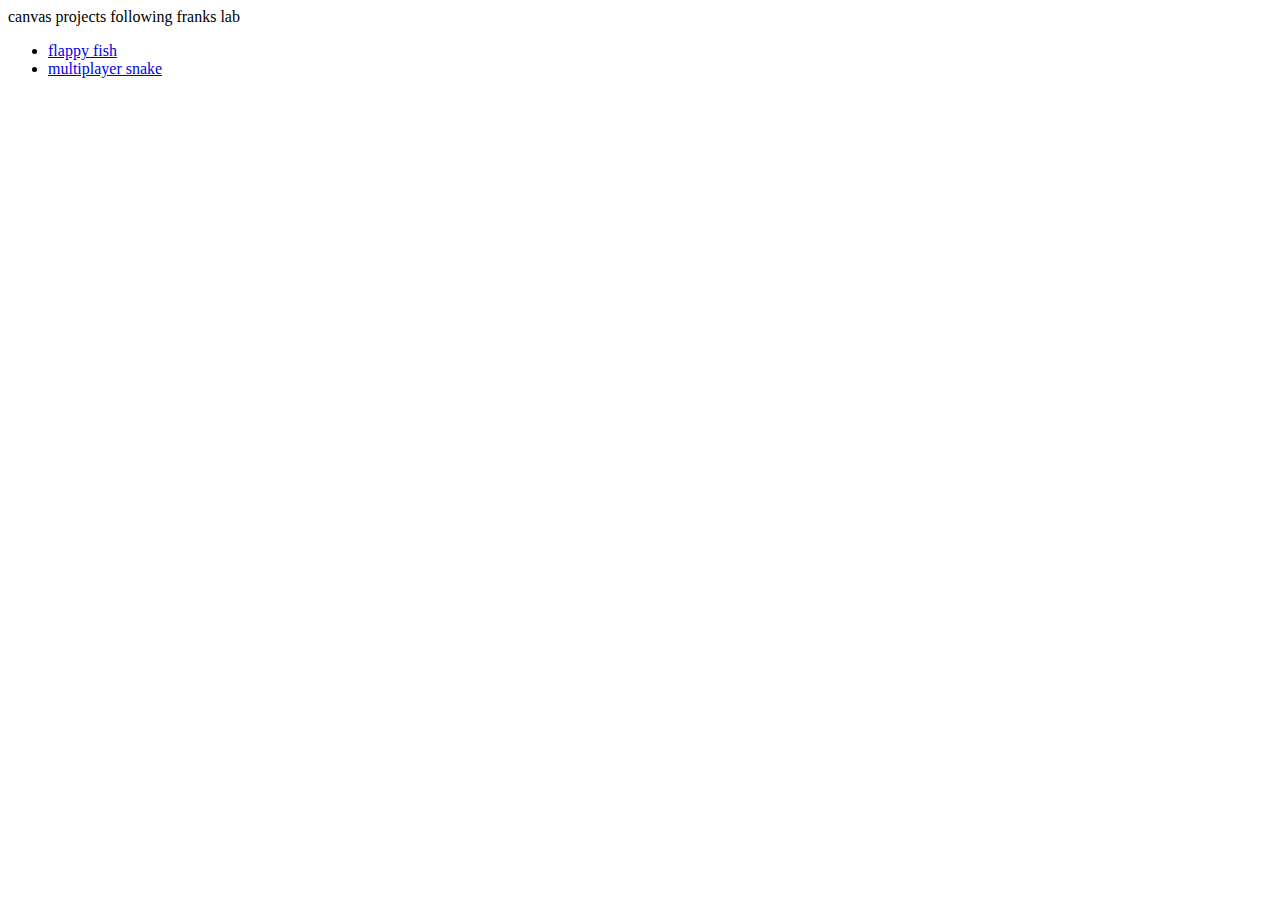
<file: index.html>
<!DOCTYPE html>
<html lang="en">
  <head>
    <meta charset="UTF-8" />
    <meta name="viewport" content="width=device-width, initial-scale=1.0" />
    <title>Document</title>
  </head>
  <body>
    canvas projects following franks lab
    <ul>
      <li>
        <a href="./project_1/">flappy fish</a>
      </li>
      <li>
        <a href="./project_2/">multiplayer snake</a>
      </li>
    </ul>
  </body>
</html>
</file>
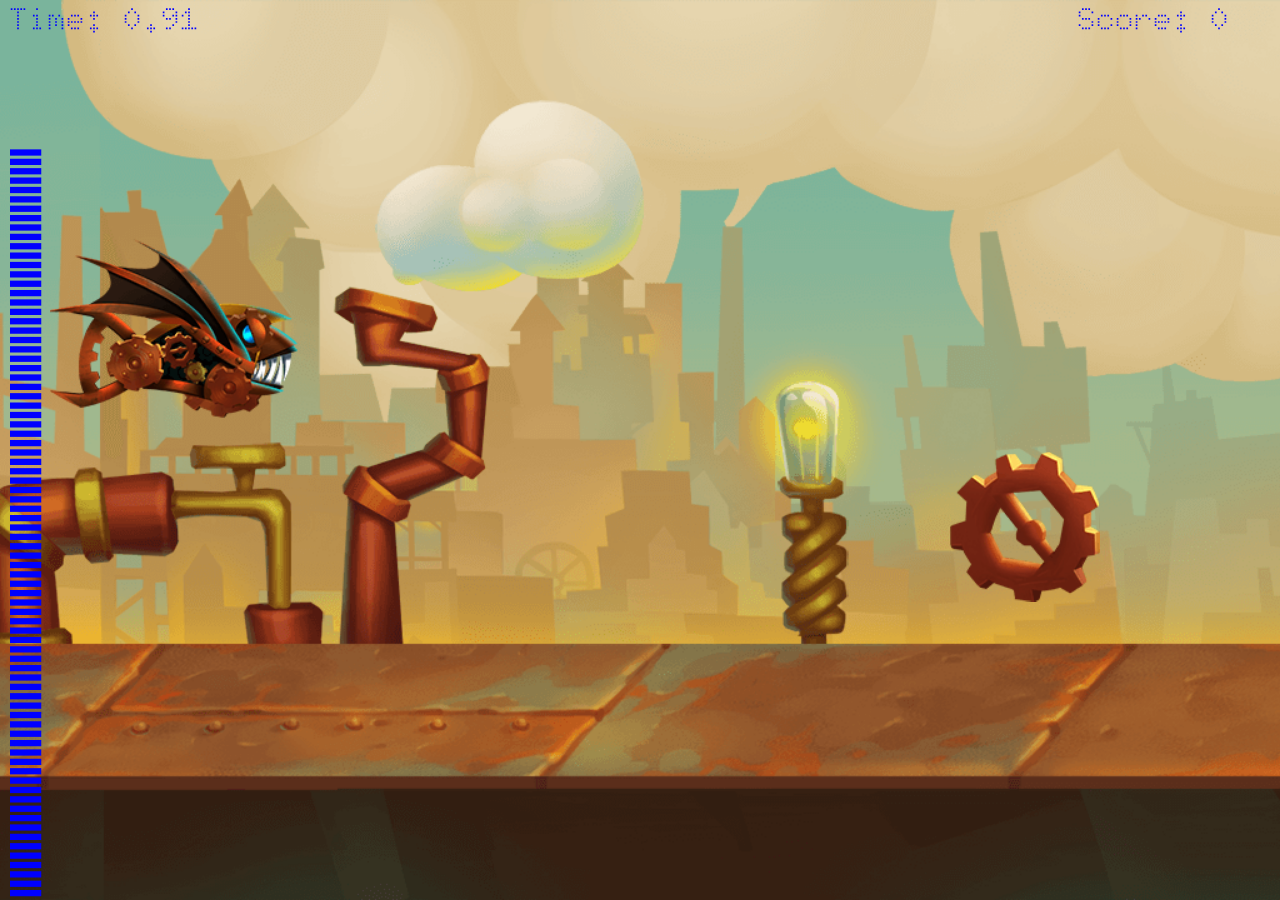
<file: project_1/index.html>
<!DOCTYPE html>
<html lang="en">
<head>
    <meta charset="UTF-8">
    <meta name="viewport" content="width=device-width, initial-scale=1.0">
    <title>Game</title>
    <link rel="preconnect" href="https://fonts.googleapis.com">
    <link rel="preconnect" href="https://fonts.gstatic.com" crossorigin>
    <link href="https://fonts.googleapis.com/css2?family=Doto:wght@100..900&display=swap" rel="stylesheet">
    <link rel="stylesheet" href="style.css">
</head>
<body>
    <canvas id="canvas1" tabindex="1"> </canvas>
    <div class="assets">
        <img id="background" src="assets/images/background_single.png">
        <img id="background2" src="assets/images/background_single2.png">
        <img id="obstacles" src="assets/images/smallGears.png">
        <img id="player" src="assets/images/player_fish.png">
        <audio id="charge" src="assets/sounds/charge.mp3"></audio>
        <audio id="flap1" src="assets/sounds/flap1.mp3"></audio>
        <audio id="flap2" src="assets/sounds/flap2.mp3"></audio>
        <audio id="flap3" src="assets/sounds/flap3.mp3"></audio>
        <audio id="flap4" src="assets/sounds/flap4.mp3"></audio>
        <audio id="flap5" src="assets/sounds/flap5.mp3"></audio>
        <audio id="lose" src="assets/sounds/lose.mp3"></audio>
        <audio id="win" src="assets/sounds/win.mp3"></audio>

    </div>
    <script src="assets/scripts/main.js" type="module"></script>
</body>
</html>
</file>
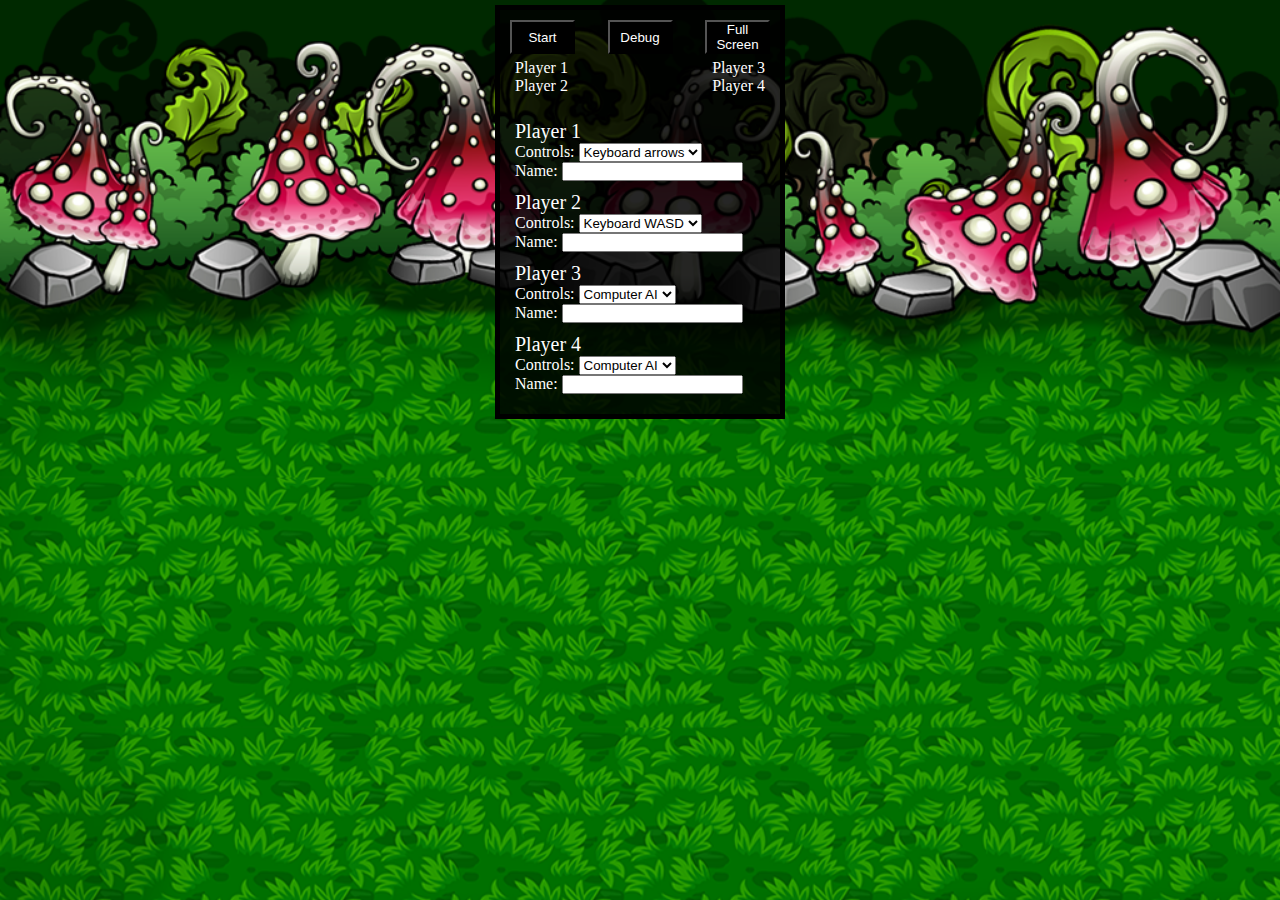
<file: project_2/index.html>
<!DOCTYPE html>
<html lang="en">
<head>
    <meta charset="UTF-8">
    <meta name="viewport" content="width=device-width, initial-scale=1.0">
    <title>Document</title>
    <link rel="stylesheet" href="style.css">
</head>
<body>
    <canvas id="canvas1"></canvas>

    <div id="gameOverScreen"></div>

    <div id="controls">
        <div id="buttons">
            <button id="startButton">Start</button>
            <button id="debugButton">Debug</button>
            <button id="fullScreenButton">Full Screen</button>
        </div>
        <div id="scoreScreen">
            <div class="left">
                <p id="scoreBoard1">Player 1 </p>
                <p id="scoreBoard2">Player 2 </p>
            </div>
            <div class="right">
                <p id="scoreBoard3">Player 3 </p>
                <p id="scoreBoard4">Player 4 </p>
            </div>
        </div>
        <div id="gameMenu">
            <div id="playerChoice">
                <div class="player1">
                    <p class="playerLabel">Player 1</p>
                    <label for="player1controls"> Controls: </label>
                    <select name="player1controls" id="player1controls">
                        <option value="arrows">
                            Keyboard arrows
                        </option>
                        <option value="ai">Computer AI</option>
                    </select>
                    <div>
                        <label for="player1name">Name:</label>
                        <input type="text" id="player1name">
                    </div>

                </div>
                <div class="player2">
                    <p class="playerLabel">Player 2</p>
                    <label for="player2controls"> Controls: </label>
                    <select name="player2controls" id="player2controls">
                        <option value="arrows">
                            Keyboard WASD
                        </option>
                        <option value="ai">Computer AI</option>
                    </select>
                    <div>
                        <label for="player2name">Name:</label>
                        <input type="text" id="player2name">
                    </div>
                </div>
                <div class="player3">
                    <p class="playerLabel">Player 3</p>
                    <label for="player3controls"> Controls: </label>
                    <select name="player3controls" id="player3controls">
                        <option value="ai">Computer AI</option>
                    </select>
                    <div>
                        <label for="player3name">Name:</label>
                        <input type="text" id="player3name">
                    </div>
                </div>
                <div class="player4">
                    <p class="playerLabel">Player 4</p>
                    <label for="player4controls"> Controls: </label>
                    <select name="player4controls" id="player4controls">
                        <option value="ai">Computer AI</option>
                    </select>
                    <div>
                        <label for="player4name">Name:</label>
                        <input type="text" id="player4name">
                    </div>
                </div>
            </div>
        </div>
    </div>

    <div class="assets">
        <img id="forest_margin_repeat" src="assets/images/forest_margin_repeat.png">
    </div>

    <script src="main.js" type="module"></script>
</body>
</html>
</file>
<file: project_1/style.css>
* {
    margin: 0;
    padding: 0;
    box-sizing: border-box;
    font-family: "Doto", sans-serif;
}

#canvas1 {
    position: absolute;
    top: 0;
    left: 0;
    background: blue;
    max-width: 100%;
    max-height: 100%;
    

}

.assets {
    display: none;
}
</file>
<file: project_2/style.css>
* {
    margin: 0;
    padding: 0;
    box-sizing: border-box;
}

#canvas1 {
    border: 5px solid black;
    position: absolute;
    top: 50%;
    left: 50%;
    translate: -50% -50%;
    background: url(assets/images/grass_night.png);
    max-height: 100%;
    max-width: 100%;
}

#controls {
    position: absolute;
    border: 5px solid black;
    top: 5px;
    left: 50%;
    translate: -50% 0;
    padding: 10px;
    background: rgba(0,0,0,0.85);
    color: white;
}

#buttons {
    width: 260px;
    display: flex;
    justify-content: space-between;

}

#buttons button {
    width: 65px;
    background: black;
    color: white;

}

#scoreScreen {
    padding: 5px;
    display: flex;
    justify-content: space-between;
    column-gap: 25px;
}

#playerChoice {
    padding: 10px 5px;
}

.playerLabel {
    font-size: 20px;
    margin-top: 10px;
}

#gameMenu {
    display: block;
}

#gameOverScreen {
    background: url('assets/images/gameOver_forest.png');
    position: absolute;
    width: 100%;
    height: 100%;
    background-repeat: no-repeat;
    background-size: cover;
}

.assets {
    display: none;
}
</file>
